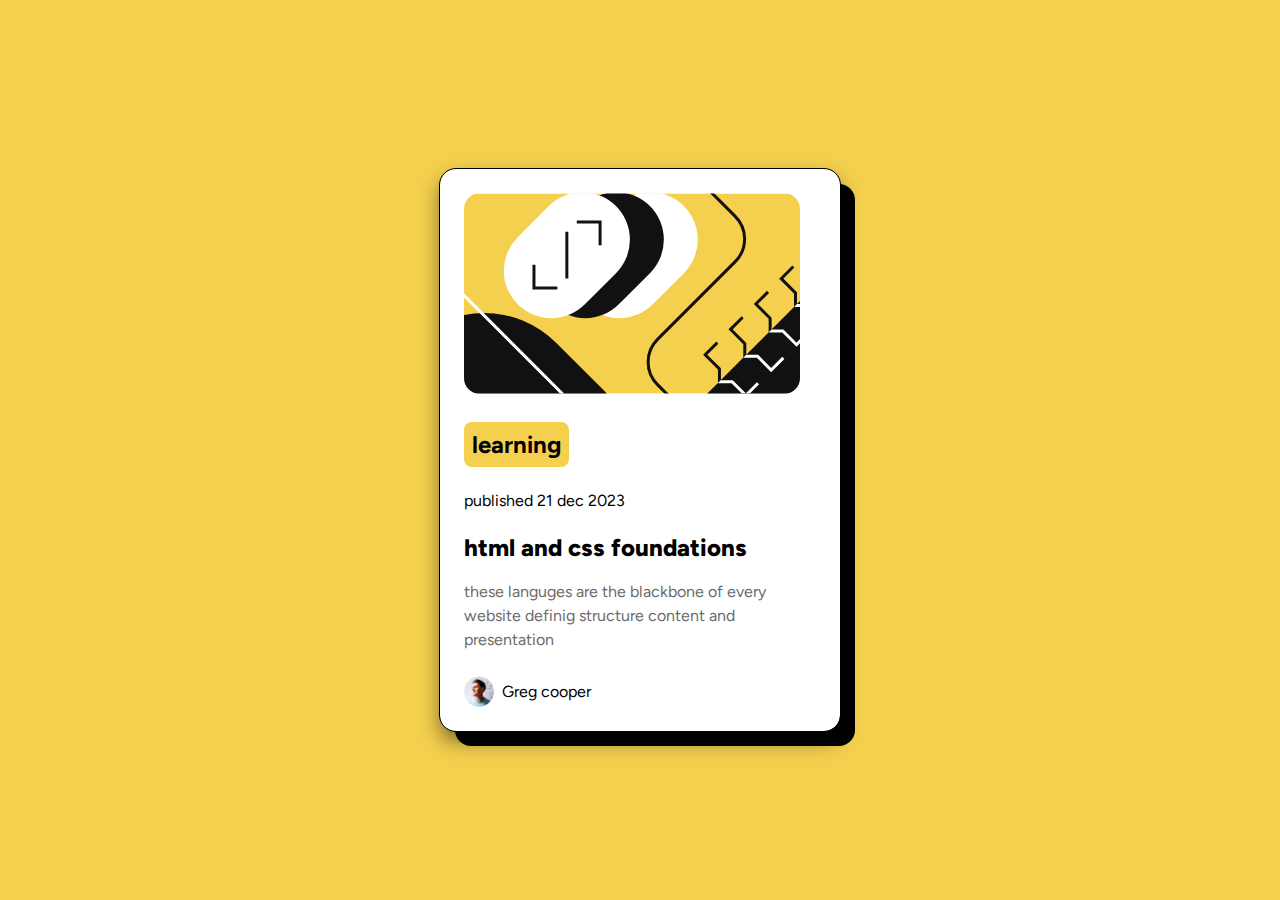
<file: Blog-preview-card/index.html>
<!DOCTYPE html>
<html lang="en">
<head>
  <meta charset="UTF-8">
  <meta name="viewport" content="width=device-width, initial-scale=1.0">
  <link rel="icon" type="image/png" sizes="32x32" href="./assets/images/favicon-32x32.png">
  <title>Frontend Mentor | Blog preview card</title>
  <link rel="stylesheet" href="styles.css">

</head>
<body>
<div class="container">
  <div class="img">
    <img src="assets\images\illustration-article.svg">

    </div>
    <div class="text">
      <div class="learning"><h2>learning</h2></div>
      <p class="date">published 21 dec 2023</p>
      <h1><a href="#">html and css foundations</a></h1>
      <p class="description">these languges are the blackbone of every website definig structure content and presentation</p>


    </div>
    <div class="author">
    <img  class="avatar"src=" assets\images\image-avatar.webp" alt="avatar">
    <p class="name">Greg cooper</p>
    </div>


</div>
  

</body>
</html>
</file>
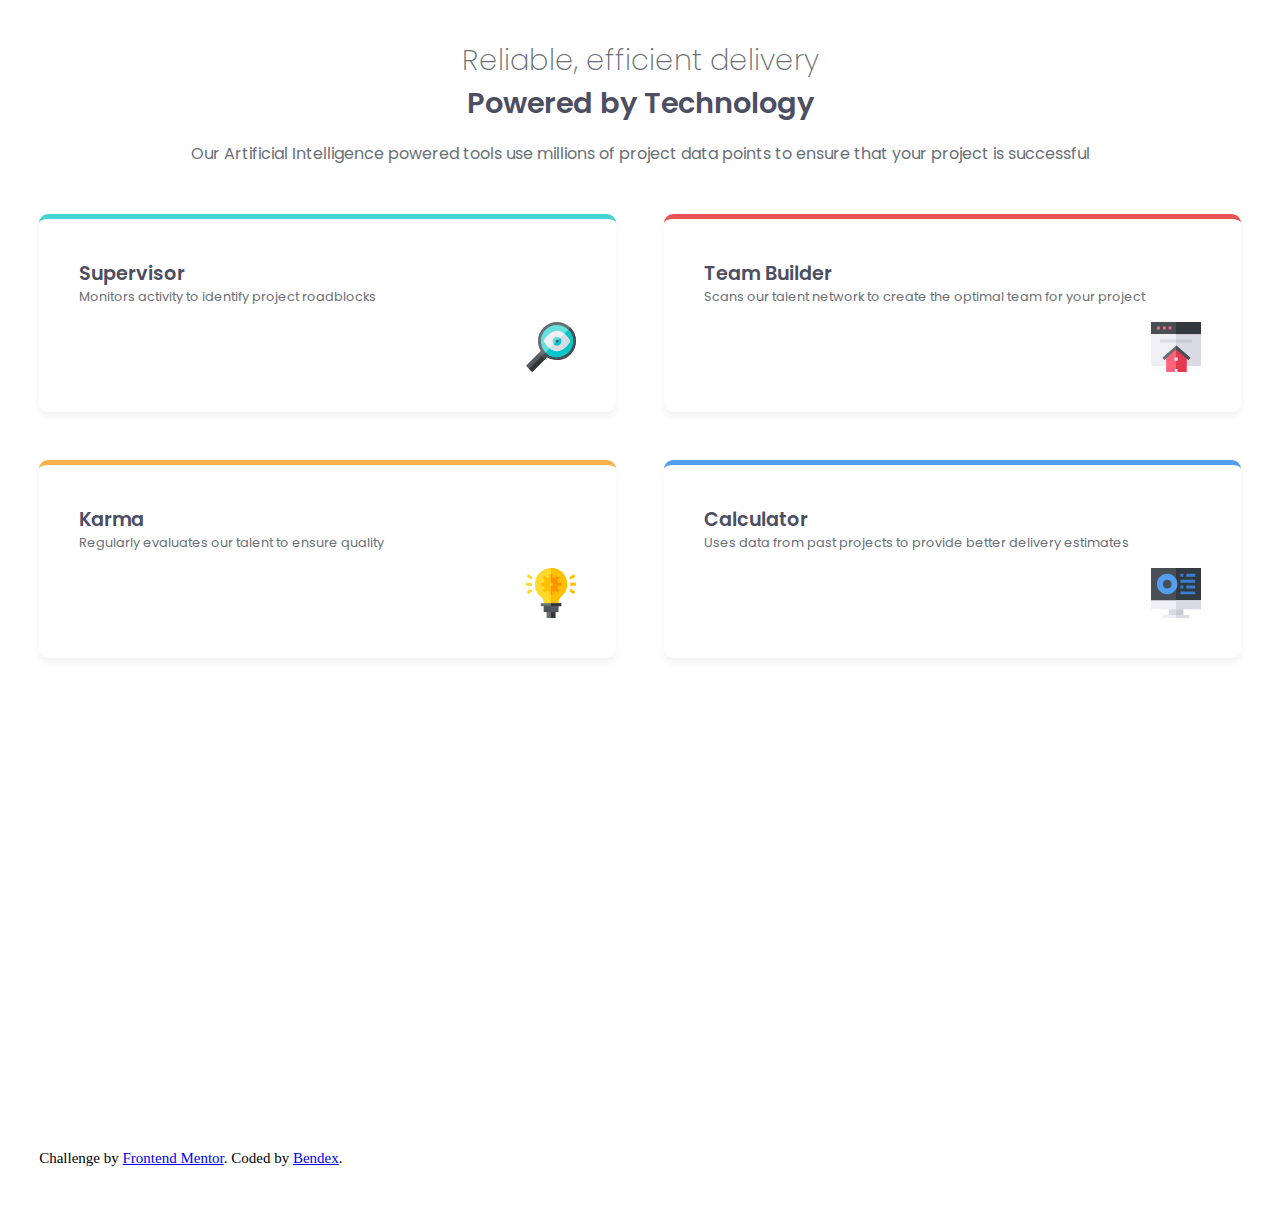
<file: four-card-feature-section-master/index.html>
<!DOCTYPE html>
<html lang="en">
<head>
  <meta charset="UTF-8">
  <meta name="viewport" content="width=device-width, initial-scale=1.0"> <!-- displays site properly based on user's device -->
  <link rel="stylesheet" href="styles.css">

  <link rel="icon" type="image/png" sizes="32x32" href="./images/favicon-32x32.png">
  <style>
</style>
  <title>Frontend Mentor | Four card feature section</title>
</head>
<body>
  <div class="container">
  <div class="header">
  <h1 class="title1">Reliable, efficient delivery</h1>
  <h1 class="title2">Powered by Technology</h1>
  <p class="desc">Our Artificial Intelligence powered tools use millions of project data points 
  to ensure that your project is successful</p>
  </div>


 <div class="grid-container">
  <div class="Supervisor feature-card">
    <h3 class="small-title">Supervisor</h3>
    <p class="para">Monitors activity to identify project roadblocks</p>
    <img src="images/icon-supervisor.svg" alt="supervisor">
  </div>

  <div class="TeamBuilder feature-card">
    <h3 class="small-title">Team Builder</h3>
    <p class="para">Scans our talent network to create the optimal team for your project</p>
    <img src="images/icon-team-builder.svg">
  </div> 



   <div class="Karma feature-card">
      <h2 class="small-title">Karma</h2>
      <p class="para">Regularly evaluates our talent to ensure quality</p>
      <img src="images/icon-karma.svg">
   </div>


    <div class="Calculator feature-card"> 
     <h2 class="small-title">Calculator</h2>
     <p class="para">Uses data from past projects to provide better delivery estimates</p>
     <img src="images/icon-calculator.svg" >
    </div>


  </div>

  
  <footer>
    <p class="attribution">
      Challenge by <a href="https://www.frontendmentor.io?ref=challenge" target="_blank">Frontend Mentor</a>. 
      Coded by <a href="#">Bendex</a>.
    </p>
  </footer>
</body>
</html>
</file>
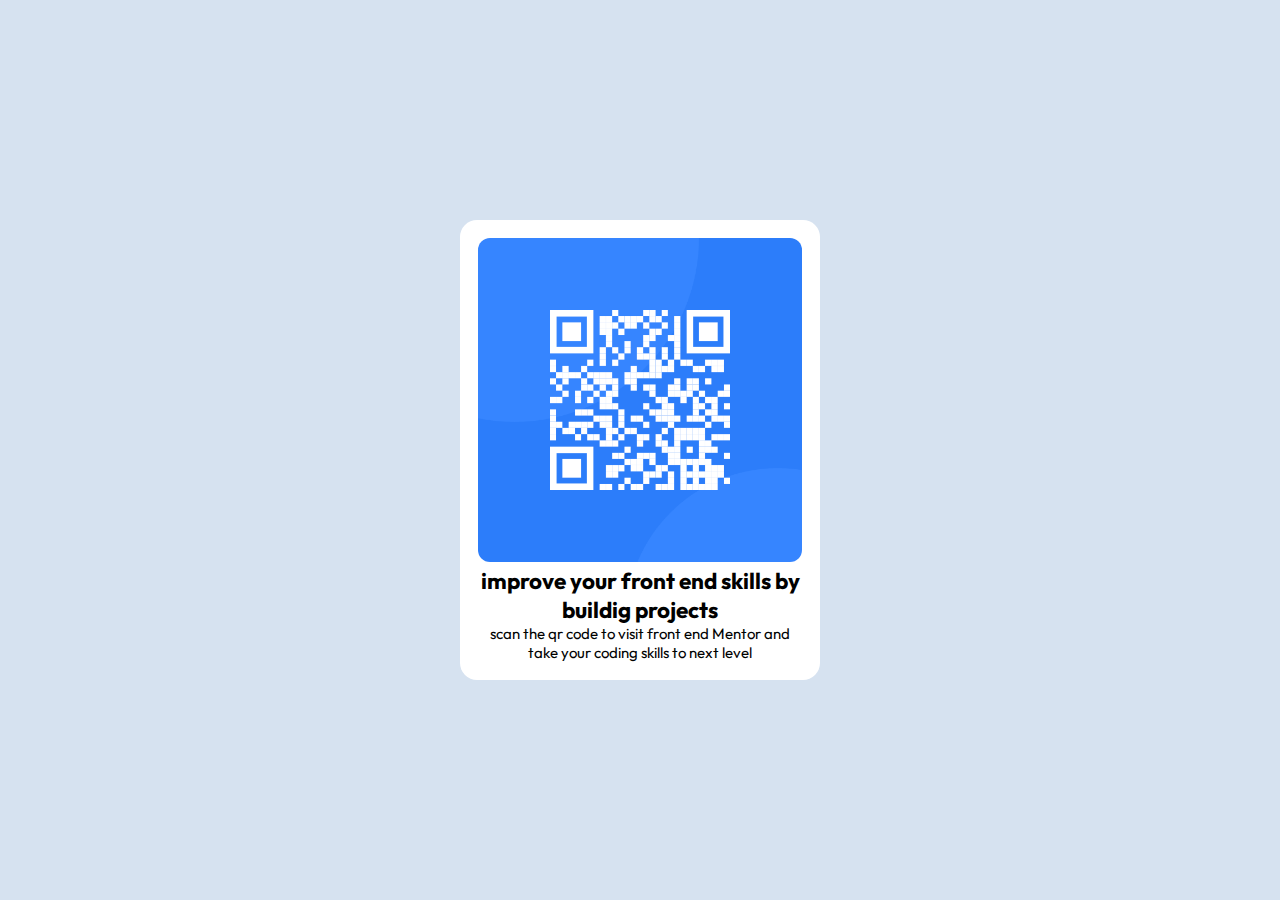
<file: frontendMentorFirstChallenge/index.html>
<!DOCTYPE html>
<html lang="en">
<head>
  <meta charset="UTF-8">
  <meta name="viewport" content="width=device-width, initial-scale=1.0"> <!-- displays site properly based on user's device -->

  <link rel="icon" type="image/png" sizes="32x32" href="./images/favicon-32x32.png">
  <link rel="stylesheet" href="style.css">
  <title>Frontend Mentor | QR code component</title>

</head>
<body>
<div class="contanier">
  <div class="card">
    <img src="images/image-qr-code.png" alt="qrcode">

    <div class="text">
      <h2> improve your front end skills by buildig projects</h2>
      <p>scan the qr code to visit front end Mentor and take your coding skills to next level</p>

      </div>
        </div>

        </div>

</body>
</html>
</file>
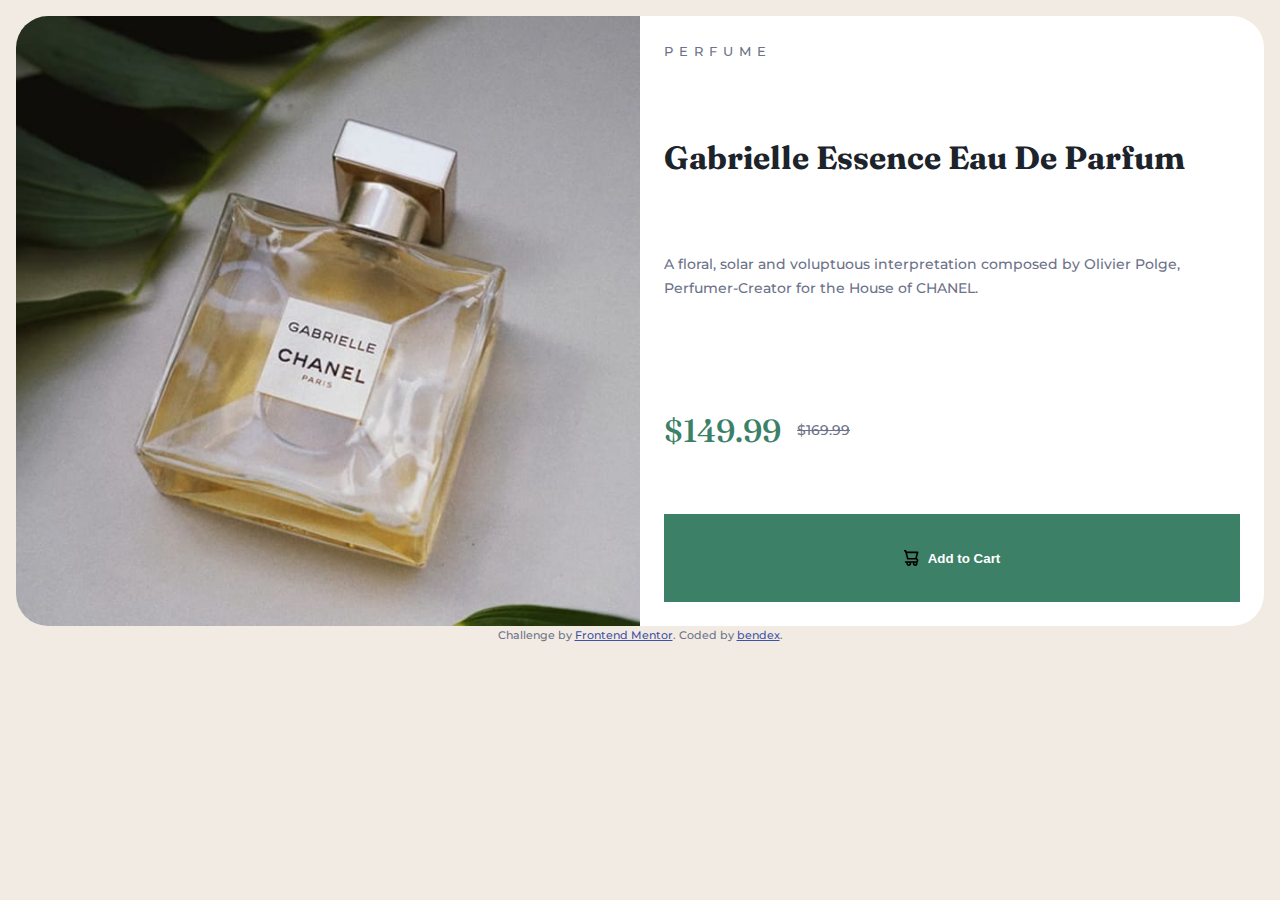
<file: Product-preview-card-component/index.html>
<!DOCTYPE html>
<html lang="en">
<head>
  <meta charset="UTF-8">
  <meta name="viewport" content="width=device-width, initial-scale=1.0"> 

  <link rel="icon" type="image/png" sizes="32x32" href="./images/favicon-32x32.png">
  <link rel="stylesheet" href="styles.css">
  
  <title>Frontend Mentor | Product preview card component</title>

  <style>
    .attribution { font-size: 11px; text-align: center; }
    .attribution a { color: hsl(228, 45%, 44%); }
  </style>
</head>
<body>
  <article class="container">
    <picture class="image">

      <source src="images/image-product-desktop.jpg" media="(min-width: 600px)">
      <img src="images/image-product-mobile.jpg" alt="Perfume Bottle">

    </picture>
  <div class="content">

      <p class="Perfume">Perfume </p>

     <h1 class="product-title">Gabrielle Essence Eau De Parfum</h1>

     <p class="product-desc">A floral, solar and voluptuous interpretation composed by Olivier Polge, 
      Perfumer-Creator for the House of CHANEL.</p>
      <div class="flex-group">

       <p class="product-price">
        $149.99
        </p>
        <p class="old-price"><s>$169.99</s></p>
      </div>

       <button class="addTocart" data-icon="shopping">Add to Cart</button>
    </article>
</body>
<footer>
  <div class="attribution">
    Challenge by <a href="https://www.frontendmentor.io?ref=challenge" target="_blank">Frontend Mentor</a>. 
    Coded by <a href="#">bendex</a>.
  </div>
</footer>
</html>
</file>
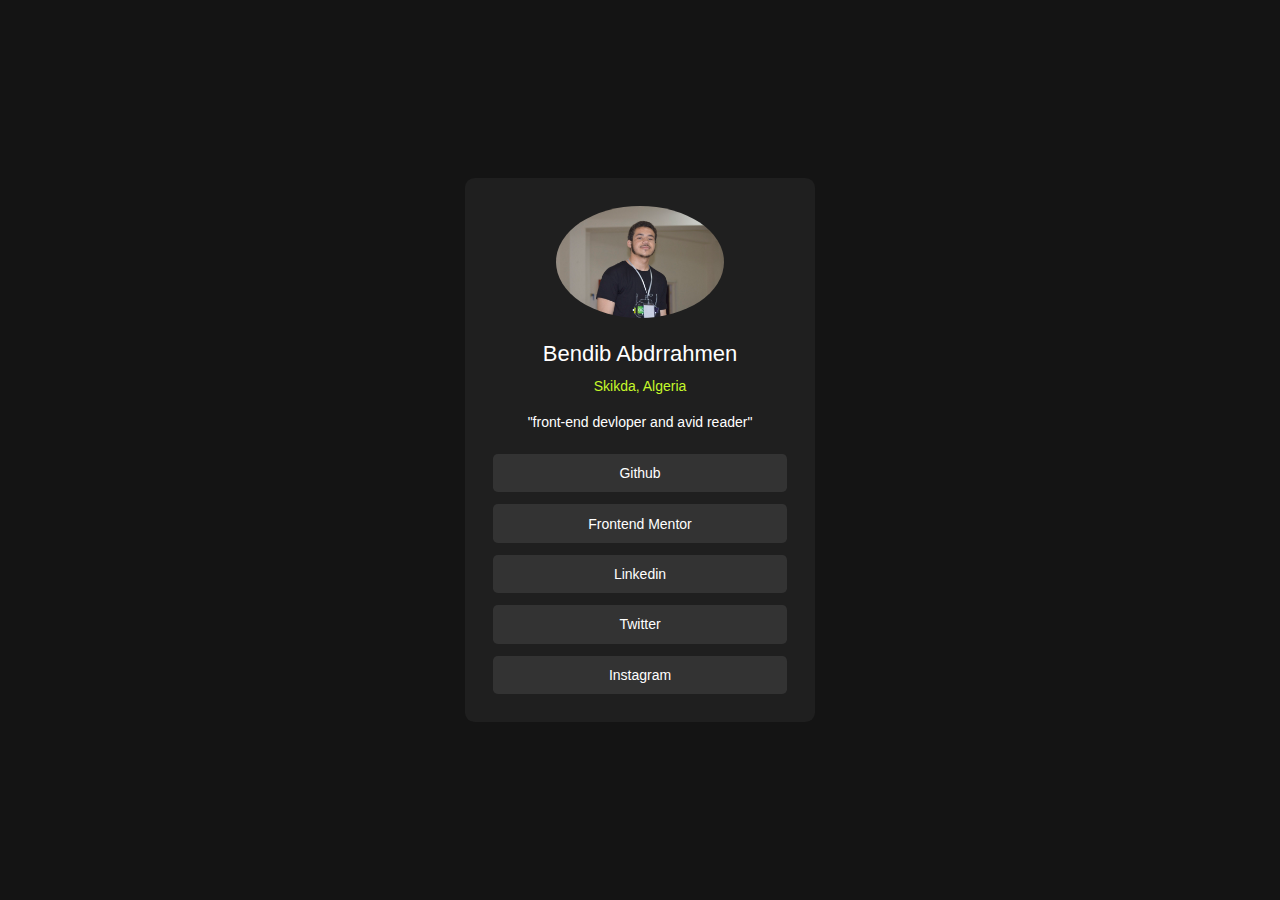
<file: social-media/index.html>
<!DOCTYPE html>
<html lang="en">
<head>
  <meta charset="UTF-8">
  <meta name="viewport" content="width=device-width, initial-scale=1.0">

  <link rel="icon" type="image/png" sizes="32x32" href="./assets/images/favicon-32x32.png">
  <link rel="stylesheet" href="styles.css">
  <title>Frontend Mentor | Social links profile</title>

</head>
<body>
  <main class="wrapper">
    <div class="profile-container">
      <img src="assets\images\photo_2025-08-28_03-38-27.jpg" alt="profile-pic" class="user-img">
      <h1 class="user-name">Bendib Abdrrahmen</h1>
      <p class="user-location">Skikda, Algeria</p>
      <p class="user-desc">"front-end devloper and avid reader"</p>
      <ul class="socialLinks">
        <li><a href="#" class="list-Item">Github</a></li>
        <li><a href="#" class="list-Item">Frontend Mentor</a></li>
        <li><a href="#" class="list-Item">Linkedin</a></li>
        <li><a href="#" class="list-Item">Twitter</a></li>
        <li><a href="#" class="list-Item">Instagram</a></li>
      </ul>
    </main>
    </div>
   

   
</body>
</html>
</file>
<file: Blog-preview-card/styles.css>
@import url('https://fonts.googleapis.com/css2?family=Figtree:ital,wght@0,300..900;1,300..900&family=Outfit:wght@100..900&display=swap');
*{
    padding: 0px;
    margin: 0px;
    box-sizing: border-box;
}
body{
    background-color: hsl(47, 88%, 63%);
    min-height: 100vh;
    font-family: "Figtree", sans-serif;
    display: grid;
    place-content:center;

    }
 .img{
    width: 100%;
    display: block;

 } 
 .container{
    background-color: hsl(0, 0%, 100%);
    max-width: 400px;
    padding: 1.5rem;
    margin: 1rem;
    position: relative;
    border-radius: 1rem;
    outline: 1px solid black;
    box-shadow: 0 10px 20px rgba(0, 0, 0, 0.5);

 }
 .container::before{
    content: "";
    display: block;
    width: 100%;
    height: 100%;
    background-color: black;
    position: absolute;
    top: 15px;
    right: -15px;
    border-radius: 1rem;
    z-index: -1;

 }  
 .container img{
    border-radius: 1rem;
 }
    
.container .learning{
background-color: hsl(47, 88%, 63%);
width: min-content;
padding:  .5rem;
margin-top: 1.5rem; 
font-weight: 800;
border-radius: .5rem;
}
 .container .date {
    margin-top: 1.5rem;
 }
 .container h1 {
   margin: 1rem 0;
 }
 .container h1 a {
   color: black;
   font-size: 1.5rem;
   font-weight: 800;
   line-height: 1;
   text-decoration: none; 
 }   
 .container h1 a:hover {
   color :hsl(47, 88%, 63%) ;

 }
.container .description {
   color: hsl(0, 0%, 42%);
   line-height: 1.5;
}
.container .author {
   margin-top: 1.5rem;
   display: flex;
   align-items: center;
   gap: .5rem;
}
.container .author img {
   width: 30px;
}
 .card .author .name {
   font-weight: 800;
 }
  @media(max-width:375px){
   .container h1 a{
      font-size: 1.25rem;
   }
  }
</file>
<file: four-card-feature-section-master/styles.css>
@import url('https://fonts.googleapis.com/css2?family=Poppins:ital,wght@0,100;0,200;0,300;0,400;0,500;0,600;0,700;0,800;0,900;1,100;1,200;1,300;1,400;1,500;1,600;1,700;1,800;1,900&display=swap');
:root{
--red--:hsl(0, 78%, 62%) ;
--Cyan--: hsl(180, 62%, 55%) ;
--Orange--: hsl(34, 97%, 64%) ;
--Blue--: hsl(212, 86%, 64%); 
--Grey-500--: hsl(234, 12%, 34%) ;
--Grey-400--: hsl(212, 6%, 44%) ;
--White--: hsl(0, 0%, 100%) ;




}



*,*::before,*::after{
    margin: 0;
    padding: 0;
    box-sizing: border-box;

}
body{
    font-size: 0.938rem;

}
.container{
    margin: 2rem;
    padding: .45rem;

}
.header{
    text-align: center;
}
.title1{
    font-family:poppins ;
    font-weight: 200;
    color:var(--Grey-400--) ;
    font-size: 1.3rem;
    
}
.title2{
    font-family:poppins ; 
    font-weight: 600;
    font-size: 1.3rem;
    color:var(--Grey-500--);
    padding-bottom: 1rem;

}
.desc{
    font-family:poppins ; 
    font-weight:400;
    color:var(--Grey-400--) ;
    padding-bottom: 2rem;
    font-size: 0.8rem;
    text-align: center;
}
.grid-container{
    display: grid;
    grid-template-rows: repeat(4, 1fr); 
    gap: 2rem; 
}
.feature-card {
    font-family: poppins;
    background: white;
    padding: 2rem;
    border-radius: 9px;
    box-shadow: 0 5px 7px rgba(0, 0, 0, 0.05);
    display: grid;
     grid-template-rows: auto 1fr auto;

}
.feature-card .small-title{
    font-family: poppins;
    font-weight:600 ;
    color: var(--Grey-500--);
    font-size: 1rem;
}
.feature-card .para{
    font-family: poppins;
    font-weight: 400;
    color: var(--Grey-400--);
    font-size: .7245rem ;
    padding-bottom:1rem ;



}
.feature-card img{
    width: 40px;
     height: auto ;
     justify-self: end

}
.Supervisor{
    border-top:5px solid var(--Cyan--);
}
.TeamBuilder{
    border-top:5px solid var(--red--) ;
}
.Karma{
    border-top:5px solid var(--Orange--);
}
.Calculator{
    border-top:5px solid var(--Blue--);
}
.feature-card:hover{
    box-shadow: 0 10px 20px rgba(0,0,0,0.2); 
    transform: scale(1.05) ;
}
@media (min-width: 1440px) {
    .grid-container{
        inline-size: 100%;
        display: grid;
        gap: 50px;
        grid-template-columns: repeat(3,1fr);
        grid-template-areas:
        ". b . " 
        "a b d "
        "a c d "
        ". c . " ;
    }
    .title1{
        font-size: 2.5rem;
    }
    .title2{
        font-size: 2.5rem;
    }
    .desc{
        font-size: 2rem;
        padding-bottom: 3rem;
    }
    .feature-card {
        width: 28rem;
        padding: 3rem;
}
.feature-card .small-title{
        font-size: 2rem;
}
.feature-card .para{
    font-size: 1.2rem;
}


    .TeamBuilder{
        grid-area: b;
    }
    .Calculator{
        grid-area: d;
    }
    .Karma{
        grid-area: c;
    }
    .Supervisor{
        grid-area: a;
    }

}
@media (min-width: 768px) and (max-width: 1439px) {
    .grid-container {
        display: grid;
        grid-template-columns: 1fr 1fr; 
        gap: 3rem;    }
    .feature-card {
        padding: 2.5rem; 
    }
    .feature-card .small-title {
        font-size: 1.2rem; 
    }
    .feature-card .para {
        font-size: 0.8rem;
    }
    .feature-card img {
        width: 50px;
    }
    .title1 {
        font-size: 1.8rem; 
    }
    .title2 {
        font-size: 1.8rem; 
    }
    .desc {
        font-size: 1rem; 
        padding-bottom: 3rem; 
    }
}
</file>
<file: frontendMentorFirstChallenge/style.css>
@import url('https://fonts.googleapis.com/css2?family=Outfit:wght@100..900&display=swap');
*{
  padding:0px ;
  margin: 0px;
}
body{
  font-family: "Outfit", sans-serif;
  background-color: hsl(212, 45%, 89%) ;
  min-height: 100vh;
  display: flex;
  align-items: center;
  font-size: 15px;
}


.contanier{
  max-width: 360px;
  margin: 0 auto;
  

 }
.card img{
  width: 100%;
  border-radius: 12px;
}
.card{
  background-color: hsl(0, 0%, 100%) ;
  padding: 18px ;
  border-radius: 17px; 
  text-align: center;
}
text{
  padding: 22px 10px;
}
text h2{
  color: hsl(218, 44%, 22%);
  padding-bottom: 15px;
}
text p {
  color: hsl(216, 15%, 48%);
}
</file>
<file: Product-preview-card-component/styles.css>
@import url('https://fonts.googleapis.com/css2?family=Montserrat:ital,wght@0,100..900;1,100..900&display=swap');
@import url('https://fonts.googleapis.com/css2?family=Fraunces:ital,opsz,wght@0,9..144,100..900;1,9..144,100..900&family=Montserrat:ital,wght@0,100..900;1,100..900&display=swap');
*, *::before, *::after {
  box-sizing: border-box;
   margin: 0;
   padding: 0;
}
h1, h2 ,h3 {
    line-height:1;
}
:root {
    /* colors*/

        --Green500: hsl(158, 36%, 37%) ;
        --Green700: hsl(158, 42%, 18%) ;
        --Black: hsl(212, 21%, 14%) ;
        --Grey: hsl(228, 12%, 48%) ;
        --cream: hsl(30, 38%, 92%) ; 
        --White: hsl(0, 0%, 100%) ;


/* fonts*/
--ff-sans: 'Montserrat', sans-serif; 
--ff-serif: 'Fraunces', serif;
--fw-regular: 500;
--fw-bold: 700;
}
@media(min-width: 600px){
  .container{
    grid-template-columns: 1fr 1fr;
    display: grid;
  }
}

img, picture, video, canvas, svg {
     --content-padding: 2rem;
    max-width: 100%;
  height: auto;
  display: block;}
body{
    font-family: var(--ff-sans);
    background-color: var(--cream);
    font-weight: 500;
    font-size: .875rem;
    color: var(--Grey);
    display: grid;
    place-content: center;
    margin: 1rem;
    line-height: 1.7;

}
button{
    cursor: pointer;
    text-decoration: none;
    display: inline-flex ;
    border: 0;
    justify-content: center;
    gap:.5rem ;
    align-items: center;

     
    padding:.75rem  1.5rem;
    background-color: var(--Green500);
    color: var(--White);
    font-weight: var(--fw-bold);
     

}
button:is(:hover, :focus){
    background-color: var(--Green700);

}
button[data-icon="shopping"]::before{
    content: url('./images/icon-cart.svg');
    display: inline-block;
    width: 1rem;
    height: 1rem;
    filter: invert(1) sepia(1) saturate(5) hue-rotate(150deg) brightness(0.8);
}
.flex-group{
    display: flex;
    gap: 1rem;
    align-items: center;
    flex-wrap: wrap;
}
.container{
    --content-padding: 1.5rem;
    --content-spacing:2rem ;
    background-color: var(--White);
    border-radius: 2rem;
    overflow: hidden;
}

.content{
    padding: var(--content-padding);
    display: grid;
    gap: var(--content-spacing);


}
.Perfume{
    letter-spacing: 6px;
    text-transform: uppercase;
    font-size: .825rem;
}
.product-title{
    font-size: 2rem;
    font-family: var(--ff-serif);
    color: var(--Black);
}
.product-price{
    font-size: 2rem;
    font-family: var(--ff-serif);
    color: var(--Green500);
}
</file>
<file: social-media/styles.css>
:root{
--green:hsl(75, 94%, 57%) ;
--white:#ffff ;
--grey:hsl(0, 0%, 20%) ;
--drakgrey:hsl(0, 0%, 12%); 
--black:hsl(0, 0%, 8%);

--ff:'inter' ,sans-serif;
--fs-body:.875rem ;
--fw-400:400 ;
--fw-600:400 ;
--fw-700:400 ;
}
*,*::before ,*::after{
    margin: 0;
    padding: 0;
    box-sizing:border-box ;
}
h1{
    line-height: 1.1;

}
ul li{
list-style: none;
}
img {
    display: block;
    max-width: 100%;
    color:var(--green) ;
    margin-inline: auto;

}
a{
    color:var(--white) ;
    text-decoration:none;
}
body {
    font-family: var(--ff);
    font-size: var(--fs-body);
    font-weight: var(--fw-400);
    color: var(--white);
    background: var(--black);
    text-align: center;
}
.user-name{
    font-size: 1.375rem;
    font-weight: var(--fw-600);
    margin-bottom: .75rem;
}
.user-location {
    color: var(--green);
    font-weight: var(--fw-600);
    margin-bottom: 1.25rem;
}
.socialLinks{
    margin-top: 1.5rem;
}
.list-Item{
    display: block;
    width: 100%;
    padding: .7rem;
    background: var(--grey);
    text-align: center;
    border-radius: .3rem;
    transition: background .3s ease, color .3s ease;
;
}
.list-Item:hover {
    background: var(--green);
    color: var(--black);

}
.wrapper { 
     display: grid;
    place-items: center;
    min-height: 100dvh;
}
.profile-container {
    width: 25em;
    background: var(--drakgrey);
    padding: 1.75rem ;
    border-radius: .6rem;

}

.socialLinks * + * {
    margin-top: .75rem;
}


.user-img {
    width: 12em;
   margin-bottom: 1.5rem;
   border-radius: 50%;
}
</file>
